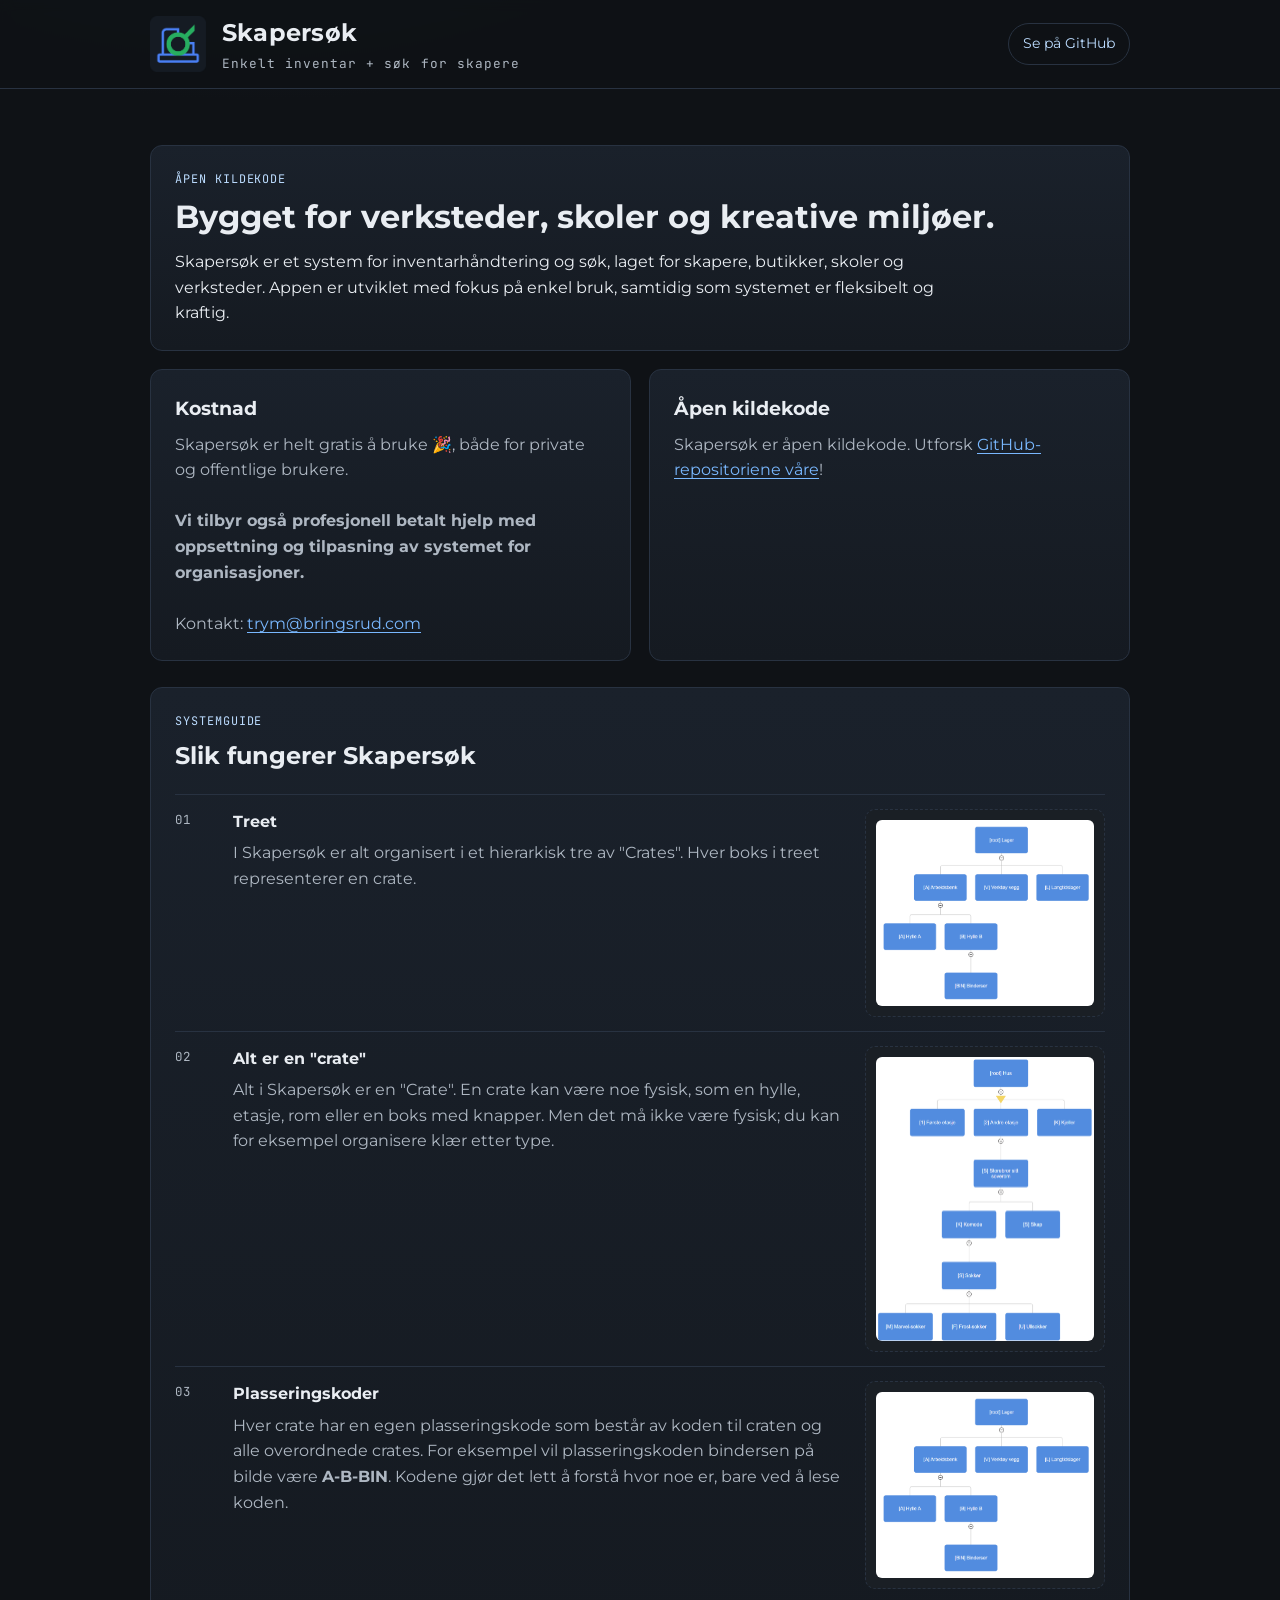
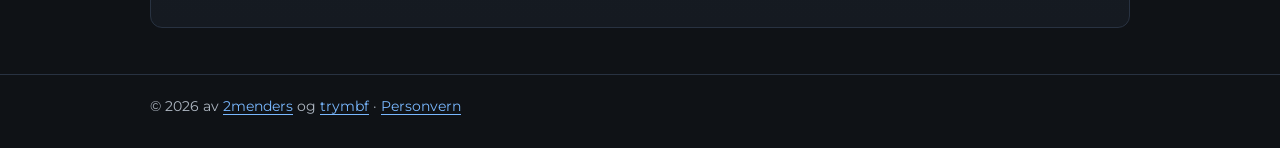
<file: index.html>
<!DOCTYPE html>
<html lang="no">

<head>
    <meta charset="UTF-8" />
    <meta name="viewport" content="width=device-width, initial-scale=1.0" />
    <meta name="description"
        content="Skapersøk er et enkelt og åpent system for inventar og søk, laget for skapere, skoler og verksteder." />
    <meta name="theme-color" content="#0f1216" />
    <title>Skapersøk</title>
    <link rel="stylesheet" href="assets/css/style.css" />
    <link rel="preconnect" href="https://fonts.googleapis.com">
    <link rel="preconnect" href="https://fonts.gstatic.com" crossorigin>
    <link href="https://fonts.googleapis.com/css2?family=Montserrat:ital,wght@0,100..900;1,100..900&display=swap"
        rel="stylesheet">
    <link href="https://fonts.googleapis.com/css2?family=JetBrains+Mono:wght@400;600&display=swap" rel="stylesheet">
</head>

<body>
    <header class="site-header">
        <div class="container header-inner">
            <div class="brand">
                <img src="assets/logo.png" alt="Skapersøk-logo" class="basicImg">
                <div>
                    <h1>Skapersøk</h1>
                    <p class="tagline">Enkelt inventar + søk for skapere</p>
                </div>
            </div>
            <a class="cta-link" href="https://github.com/Skapersok">Se på GitHub</a>
        </div>
    </header>

    <main class="container">
        <section class="intro card reveal">
            <p class="eyebrow">ÅPEN KILDEKODE</p>
            <h2>Bygget for verksteder, skoler og kreative miljøer.</h2>
            <p>Skapersøk er et system for inventarhåndtering og søk, laget for skapere, butikker, skoler og verksteder.
                Appen er utviklet med fokus på enkel bruk, samtidig som systemet er fleksibelt og kraftig.
            </p>
        </section>

        <section class="card-grid">
            <section class="card reveal">
                <h3>Kostnad</h3>
                <p>Skapersøk er helt gratis å bruke 🎉, både for private og offentlige brukere. <br><br><b>Vi tilbyr
                        også
                        profesjonell
                        betalt hjelp med oppsettning og tilpasning av systemet for organisasjoner.</b> <br><br> Kontakt:
                    <a href="mailto:trym@bringsrud.com">trym@bringsrud.com</a>
                </p>
            </section>

            <section class="card reveal">
                <h3>Åpen kildekode</h3>
                <p>Skapersøk er åpen kildekode. Utforsk <a href="https://github.com/Skapersok">GitHub-repositoriene
                        våre</a>!</p>
            </section>
        </section>

        <section class="system-section card reveal" aria-labelledby="system-heading">
            <p class="eyebrow">SYSTEMGUIDE</p>
            <h3 id="system-heading" class="section-title">Slik fungerer Skapersøk</h3>
            <article class="system-step">
                <p class="step-index">01</p>
                <div class="system-step-content">
                    <div>
                        <h4>Treet</h4>
                        <p>I Skapersøk er alt organisert i et hierarkisk tre av "Crates". Hver boks i treet
                            representerer en
                            crate.</p>
                    </div>
                    <figure class="system-media" aria-label="Illustrasjon av trestruktur">
                        <img src="assets/imgs/tree_structure.png" alt="Trestruktur i Skapersøk" loading="lazy">
                    </figure>
                </div>
            </article>

            <article class="system-step">
                <p class="step-index">02</p>
                <div class="system-step-content">
                    <div>
                        <h4>Alt er en "crate"</h4>
                        <p>Alt i Skapersøk er en "Crate". En crate kan være noe fysisk, som en hylle, etasje, rom eller
                            en
                            boks med knapper. Men det må ikke være fysisk; du kan for eksempel organisere klær etter
                            type.</p>
                    </div>
                    <figure class="system-media" aria-label="Illustrasjon som forklarer crates">
                        <img src="assets/imgs/sokker.png" alt="Eksempel på hva en crate kan være" loading="lazy">
                    </figure>
                </div>
            </article>

            <article class="system-step">
                <p class="step-index">03</p>
                <div class="system-step-content">
                    <div>
                        <h4>Plasseringskoder</h4>
                        <p>Hver crate har en egen plasseringskode som består av koden til craten og alle overordnede
                            crates.
                            For eksempel vil plasseringskoden bindersen på bilde være <strong>A-B-BIN</strong>. Kodene
                            gjør
                            det
                            lett å forstå hvor noe er, bare ved å lese koden.</p>
                    </div>
                    <figure class="system-media" aria-label="Illustrasjon av plasseringskode">
                        <img src="assets/imgs/tree_structure.png" alt="Eksempel på plasseringskode" loading="lazy">
                    </figure>
                </div>
            </article>
        </section>
    </main>

    <footer class="site-footer">
        <div class="container">
            <p>&copy; <span id="year">2026</span> av <a href="https://github.com/2meanders">2menders</a> og <a
                    href="https://github.com/trymbf">trymbf</a> · <a href="privacy/index.html">Personvern</a></p>
        </div>
    </footer>

    <script src="assets/js/script.js"></script>
</body>

</html>
</file>
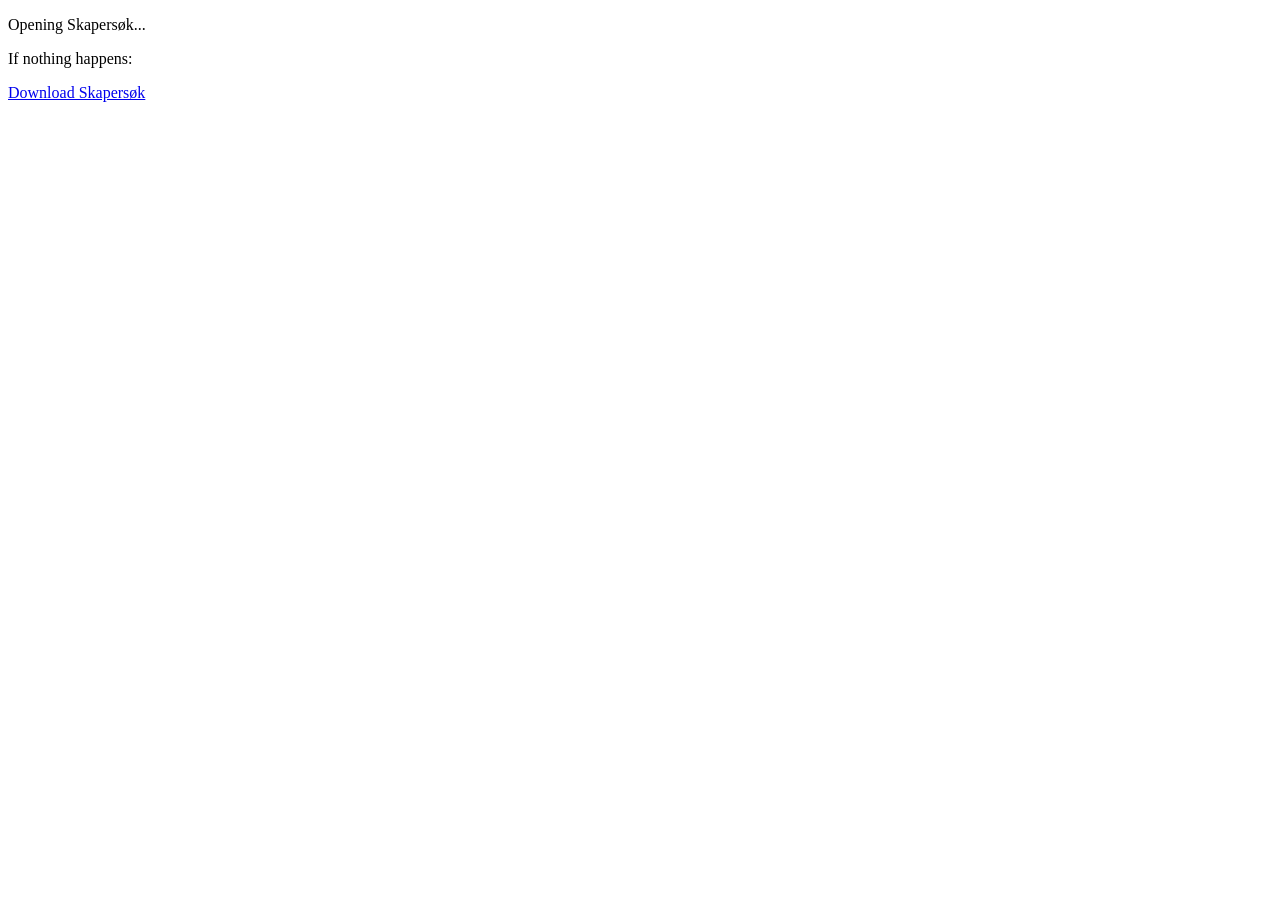
<file: join/index.html>
<!DOCTYPE html>
<html>

<head>
    <meta charset="utf-8">
    <title>Opening Skapersøk</title>
</head>

<body>

    <p>Opening Skapersøk...</p>

    <script>
        const params = new URLSearchParams(window.location.search);

        const ip = params.get("ip");
        const port = params.get("port") || "80";
        const scheme = params.get("scheme") || "http";

        if (ip) {
            const url = `skapersok://join?ip=${ip}&port=${port}&scheme=${scheme}`;
            window.location.href = url;

            // fallback after 2 seconds
            setTimeout(() => {
                window.location.href = "https://play.google.com/store/apps/details?id=no.skapersok.app";
            }, 2000);
        }
    </script>

    <p>If nothing happens:</p>

    <a href="https://play.google.com/store/apps/details?id=no.skapersok.app">
        Download Skapersøk
    </a>

</body>

</html>
</file>
<file: assets/css/style.css>
:root {
    --bg: #0f1216;
    --surface: #151a21;
    --surface-strong: #1a212b;
    --text: #e9edf2;
    --text-soft: #aeb7c2;
    --line: #283241;
    --accent: #79b8ff;
    --accent-soft: #bcdcff;
    --radius: 12px;
    --max-width: 980px;
}

* {
    box-sizing: border-box;
}

html,
body {
    margin: 0;
    padding: 0;
}

body {
    background: radial-gradient(1000px 500px at 20% -10%, #1a2230 0%, var(--bg) 55%);
    color: var(--text);
    font-family: "Montserrat", sans-serif;
    font-optical-sizing: auto;
    line-height: 1.6;
    min-height: 100vh;
}

.container {
    width: min(var(--max-width), 92%);
    margin: 0 auto;
}

.site-header {
    border-bottom: 1px solid var(--line);
    background-color: color-mix(in srgb, var(--bg), transparent 14%);
    backdrop-filter: blur(6px);
    position: sticky;
    top: 0;
    z-index: 10;
}

.header-inner {
    min-height: 88px;
    display: flex;
    align-items: center;
    justify-content: space-between;
    gap: 24px;
}

.brand {
    display: flex;
    align-items: center;
    gap: 16px;
}

.basicImg {
    display: block;
    height: 56px;
    width: 56px;
    object-fit: contain;
}

h1 {
    margin: 0;
    font-size: clamp(1.2rem, 2vw, 1.5rem);
    letter-spacing: 0.01em;
}

.tagline,
.eyebrow {
    font-family: "JetBrains Mono", monospace;
    letter-spacing: 0.08em;
}

.tagline {
    margin: 2px 0 0;
    color: var(--text-soft);
    font-size: 0.8rem;
}

.cta-link {
    color: var(--accent-soft);
    border: 1px solid var(--line);
    border-radius: 999px;
    padding: 8px 14px;
    text-decoration: none;
    font-size: 0.9rem;
    transition: border-color 160ms ease, background-color 160ms ease, color 160ms ease;
}

.cta-link:hover {
    border-color: var(--accent);
    background-color: #172033;
    color: var(--text);
}

main {
    padding: 56px 0 28px;
}

a {
    color: var(--accent);
    text-decoration-thickness: 1px;
    text-underline-offset: 3px;
}

.card {
    background: linear-gradient(180deg, var(--surface-strong) 0%, var(--surface) 100%);
    border: 1px solid var(--line);
    border-radius: var(--radius);
    padding: 24px;
    margin-bottom: 18px;
}

.intro h2 {
    margin: 8px 0 12px;
    font-size: clamp(1.3rem, 3.2vw, 2rem);
    line-height: 1.25;
}

.intro p {
    max-width: 70ch;
    margin: 0;
}

.eyebrow {
    margin: 0;
    color: var(--accent-soft);
    font-size: 0.74rem;
}

.card-grid {
    display: grid;
    grid-template-columns: repeat(auto-fit, minmax(260px, 1fr));
    gap: 18px;
}

h3 {
    margin-top: 0;
    margin-bottom: 8px;
}

h4 {
    margin: 0 0 6px;
    font-size: 1rem;
}

.card-grid .card p {
    margin: 0;
    color: var(--text-soft);
}

.system-section {
    margin-top: 8px;
}

.section-title {
    margin: 6px 0 18px;
    font-size: clamp(1.15rem, 2.2vw, 1.5rem);
}

.system-step {
    display: grid;
    grid-template-columns: 46px minmax(0, 1fr);
    gap: 12px;
    padding: 14px 0;
    border-top: 1px solid var(--line);
}

.system-step-content {
    display: grid;
    grid-template-columns: minmax(0, 1fr) 240px;
    gap: 16px;
    align-items: start;
}

.system-media {
    margin: 0;
    border: 1px dashed var(--line);
    border-radius: 10px;
    min-height: 140px;
    padding: 10px;
    display: flex;
    align-items: center;
    justify-content: center;
    background: color-mix(in srgb, var(--surface), #fff 2%);
}

.system-media img {
    display: block;
    width: 100%;
    height: 100%;
    object-fit: contain;
    border-radius: 6px;
}

.system-media.has-image span {
    display: none;
}

.system-media span {
    font-family: "JetBrains Mono", monospace;
    font-size: 0.76rem;
    letter-spacing: 0.04em;
    color: var(--text-soft);
    text-align: center;
}

.step-index {
    margin: 0;
    font-family: "JetBrains Mono", monospace;
    font-size: 0.78rem;
    color: var(--accent-soft);
    letter-spacing: 0.08em;
    line-height: 1.8;
}

.system-step p {
    margin: 0;
    color: var(--text-soft);
}

.site-footer {
    border-top: 1px solid var(--line);
    padding: 20px 0 30px;
}

.site-footer p {
    margin: 0;
    color: var(--text-soft);
    font-size: 0.9rem;
}

.reveal {
    opacity: 0;
    transform: translateY(8px);
    transition: opacity 420ms ease, transform 420ms ease;
}

.reveal.is-visible {
    opacity: 1;
    transform: none;
}

@media (max-width: 640px) {
    .header-inner {
        min-height: auto;
        padding: 16px 0;
        flex-direction: column;
        align-items: flex-start;
    }

    .system-step {
        grid-template-columns: 1fr;
        gap: 4px;
    }

    .system-step-content {
        grid-template-columns: 1fr;
    }

    .system-media {
        min-height: 120px;
    }
}

@media (prefers-reduced-motion: reduce) {
    .reveal {
        opacity: 1;
        transform: none;
        transition: none;
    }

    .cta-link {
        transition: none;
    }
}
</file>
